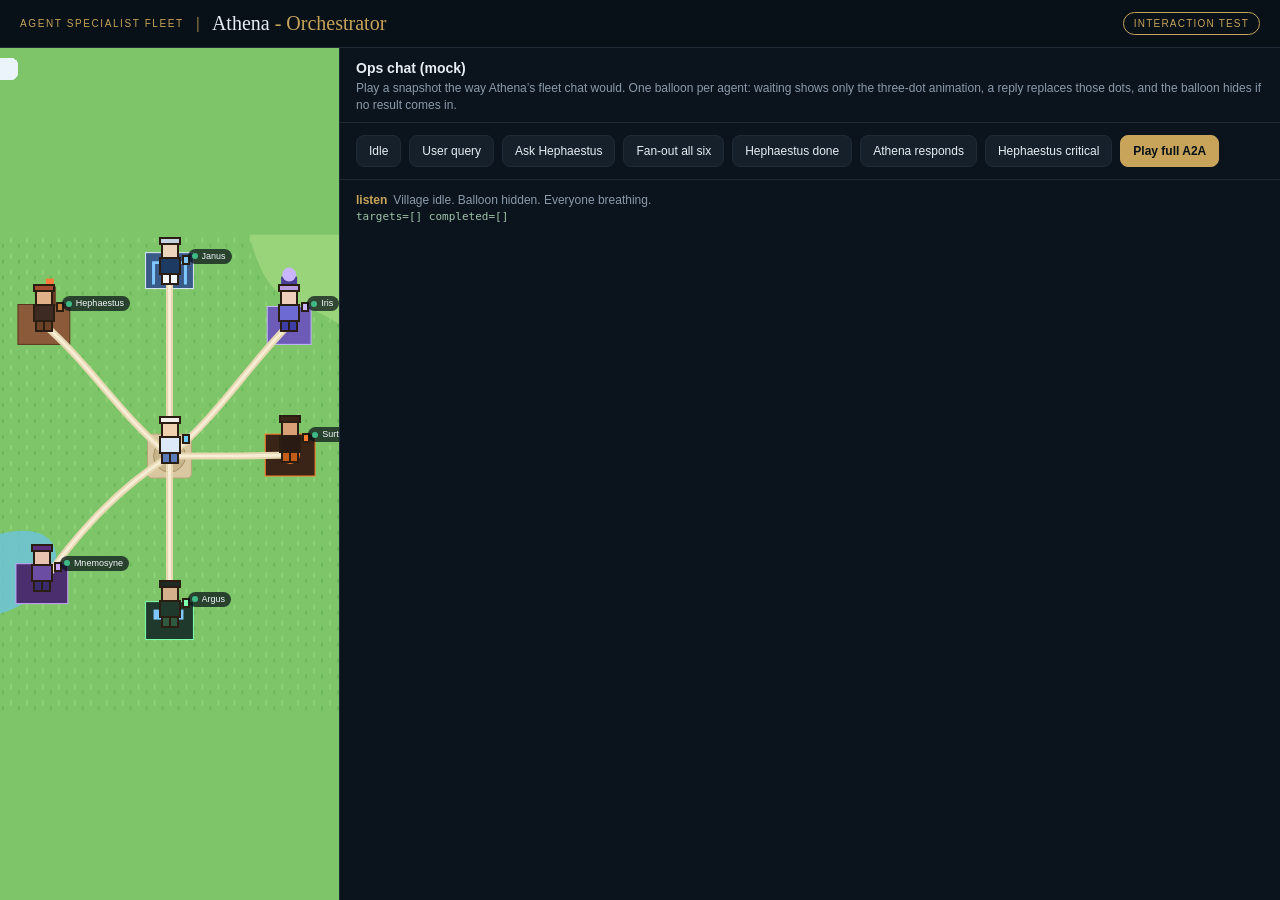
<file: deploy/office-assistant/console/www/ops-map-test.html>
<!DOCTYPE html>
<html lang="en">
<head>
  <meta charset="utf-8" />
  <meta name="viewport" content="width=device-width, initial-scale=1" />
  <title>Ops map interaction test</title>
  <style>
    :root {
      --bg: #081018;
      --panel: #101820;
      --gold: #c7a45a;
      --text: #e6edf3;
      --muted: #8b9aaa;
      --ok: #3dba86;
      --warn: #d4a017;
      --critical: #d4544a;
      --rail: 340px;
      --line: #1e2a36;
    }
    * { box-sizing: border-box; }
    html, body {
      margin: 0;
      height: 100%;
      overflow: hidden;
      background: var(--bg);
      color: var(--text);
      font-family: "Segoe UI", "Helvetica Neue", sans-serif;
    }
    .top {
      display: flex;
      align-items: center;
      gap: 12px;
      height: 48px;
      padding: 0 20px;
      border-bottom: 1px solid var(--line);
    }
    .eyebrow {
      margin: 0;
      letter-spacing: 0.16em;
      text-transform: uppercase;
      color: var(--gold);
      font-size: 10px;
    }
    h1 {
      margin: 0;
      font-family: Palatino, "Palatino Linotype", serif;
      font-weight: 500;
      font-size: 20px;
    }
    h1 span { color: var(--gold); font-weight: 400; }
    .badge {
      margin-left: auto;
      font-size: 10px;
      letter-spacing: 0.12em;
      text-transform: uppercase;
      color: var(--gold);
      border: 1px solid var(--gold);
      border-radius: 999px;
      padding: 5px 10px;
    }
    .layout {
      display: grid;
      grid-template-columns: var(--rail) minmax(0, 1fr);
      height: calc(100vh - 48px);
    }
    .rail {
      position: relative;
      min-height: 0;
      border-right: 1px solid var(--line);
      overflow: hidden;
      background: #7ec56a;
    }
    .village {
      position: absolute;
      inset: 0;
      image-rendering: pixelated;
    }
    .village svg.map {
      width: 100%;
      height: 100%;
      display: block;
    }
    .actors, .pins, .orbs, .balloon-layer {
      position: absolute;
      inset: 0;
      pointer-events: none;
    }
    .actor {
      position: absolute;
      width: 48px;
      height: 56px;
      margin-left: -24px;
      margin-top: -40px;
      transform-origin: 50% 90%;
    }
    .actor .body {
      position: absolute;
      inset: 0;
      display: flex;
      flex-direction: column;
      align-items: center;
    }
    .pixel-head {
      width: 18px;
      height: 16px;
      border: 2px solid #2a1d12;
      position: relative;
      z-index: 2;
    }
    .pixel-hair {
      width: 22px;
      height: 8px;
      margin-bottom: -2px;
      border: 2px solid #2a1d12;
      z-index: 3;
    }
    .pixel-torso {
      width: 22px;
      height: 18px;
      border: 2px solid #2a1d12;
      margin-top: -2px;
    }
    .pixel-legs {
      width: 18px;
      height: 10px;
      border: 2px solid #2a1d12;
      border-top: 0;
      display: flex;
    }
    .pixel-legs span {
      flex: 1;
      border-right: 2px solid #2a1d12;
    }
    .pixel-legs span:last-child { border-right: 0; }
    .pixel-crystal {
      position: absolute;
      right: 4px;
      top: 18px;
      width: 8px;
      height: 10px;
      border: 2px solid #2a1d12;
    }
    .runes, .sparks, .eye {
      position: absolute;
      inset: -8px;
      pointer-events: none;
      opacity: 0;
    }
    .runes::before, .runes::after {
      content: "";
      position: absolute;
      width: 6px;
      height: 6px;
      border: 2px solid #7ec8ff;
      border-radius: 1px;
    }
    .runes::before { top: 0; left: 8px; }
    .runes::after { top: 6px; right: 4px; }
    .actor.think .runes,
    .actor.dispatch .runes,
    .actor.aggregating .runes { opacity: 1; animation: spin 1.2s linear infinite; }
    .actor.work .sparks { opacity: 1; }
    .sparks::before, .sparks::after {
      content: "";
      position: absolute;
      width: 4px;
      height: 4px;
      background: #ffd36a;
      top: 8px;
    }
    .sparks::before { left: 2px; animation: spark 0.45s steps(2) infinite; }
    .sparks::after { right: 4px; animation: spark 0.45s steps(2) infinite 0.2s; }
    .actor.athena .pixel-hair { background: #f3f1ea; }
    .actor.athena .pixel-head { background: #f0d2b0; }
    .actor.athena .pixel-torso { background: #dce9f8; }
    .actor.athena .pixel-legs { background: #5a7cb8; }
    .actor.athena .pixel-crystal { background: #6ecbff; }
    .actor.hephaestus .pixel-hair { background: #a34b2e; }
    .actor.hephaestus .pixel-head { background: #e0b089; }
    .actor.hephaestus .pixel-torso { background: #3d2a22; }
    .actor.hephaestus .pixel-legs { background: #6b4228; }
    .actor.hephaestus .pixel-crystal { background: #c47a3a; }
    .actor.mnemosyne .pixel-hair { background: #5b2d7a; }
    .actor.mnemosyne .pixel-head { background: #e8c4b0; }
    .actor.mnemosyne .pixel-torso { background: #6b4ea3; }
    .actor.mnemosyne .pixel-legs { background: #3a2a6e; }
    .actor.mnemosyne .pixel-crystal { background: #c9a5ff; }
    .actor.surtr .pixel-hair { background: #3a2418; }
    .actor.surtr .pixel-head { background: #d9a078; }
    .actor.surtr .pixel-torso { background: #2a1a14; }
    .actor.surtr .pixel-legs { background: #c45c1a; }
    .actor.surtr .pixel-crystal { background: #ff7a2a; }
    .actor.iris .pixel-hair { background: #b79adf; }
    .actor.iris .pixel-head { background: #f0d0bc; }
    .actor.iris .pixel-torso { background: #6d6ad4; }
    .actor.iris .pixel-legs { background: #3f3ea8; }
    .actor.iris .pixel-crystal { background: #c9b6ff; }
    .actor.argus .pixel-hair { background: #1e2a24; }
    .actor.argus .pixel-head { background: #d4b08c; }
    .actor.argus .pixel-torso { background: #1f3a2c; }
    .actor.argus .pixel-legs { background: #2f5a40; }
    .actor.argus .pixel-crystal { background: #7dffb0; }
    .actor.janus .pixel-hair { background: #c5d4e0; }
    .actor.janus .pixel-head { background: #edd4bc; }
    .actor.janus .pixel-torso { background: #1d3a62; }
    .actor.janus .pixel-legs { background: #f3f6fb; }
    .actor.janus .pixel-crystal { background: #7ec8ff; }

    .actor.idle { animation: breathe 1.7s ease-in-out infinite; }
    .actor.think { animation: sway 1.1s ease-in-out infinite; }
    .actor.dispatch { animation: raise 0.55s ease-out; }
    .actor.work { animation: work 0.55s steps(2) infinite; }
    .actor.receive { animation: notice 0.4s ease-out; }
    .actor.complete { animation: pop 0.45s ease-out; }
    .actor.aggregating { animation: sway 0.9s ease-in-out infinite; }
    .actor.responding { animation: pop 0.6s ease-out; }
    .actor:nth-child(1) { animation-delay: 0s; }
    .actor:nth-child(2) { animation-delay: -0.25s; }
    .actor:nth-child(3) { animation-delay: -0.5s; }
    .actor:nth-child(4) { animation-delay: -0.75s; }
    .actor:nth-child(5) { animation-delay: -1s; }
    .actor:nth-child(6) { animation-delay: -1.2s; }
    .actor:nth-child(7) { animation-delay: -1.45s; }

    @keyframes breathe {
      0%, 100% { transform: translateY(0); }
      50% { transform: translateY(-2px); }
    }
    @keyframes sway {
      0%, 100% { transform: translateY(-1px) rotate(-2deg); }
      50% { transform: translateY(-3px) rotate(2deg); }
    }
    @keyframes raise {
      0% { transform: translateY(0); }
      40% { transform: translateY(-6px); }
      100% { transform: translateY(-2px); }
    }
    @keyframes work {
      0%, 100% { transform: translate(0, 0); }
      50% { transform: translate(1px, -2px); }
    }
    @keyframes notice {
      0% { transform: scale(1); }
      50% { transform: scale(1.08) translateY(-3px); }
      100% { transform: scale(1); }
    }
    @keyframes pop {
      0% { transform: scale(1); }
      40% { transform: scale(1.12); }
      100% { transform: scale(1); }
    }
    @keyframes spark {
      0%, 100% { opacity: 1; transform: translateY(0); }
      50% { opacity: 0; transform: translateY(-6px); }
    }
    @keyframes spin { to { transform: rotate(360deg); } }
    @keyframes pulse-station {
      0%, 100% { filter: none; }
      50% { filter: drop-shadow(0 0 6px #d4544a); }
    }
    .station.critical { animation: pulse-station 1.1s ease-in-out infinite; }

    .pin {
      position: absolute;
      display: flex;
      align-items: center;
      gap: 4px;
      margin-left: 18px;
      margin-top: -28px;
      background: rgba(8, 16, 24, 0.72);
      color: #f4f7fb;
      font-size: 9px;
      line-height: 1;
      padding: 3px 6px 3px 4px;
      border-radius: 999px;
      white-space: nowrap;
      max-width: 92px;
      pointer-events: none;
    }
    .pin span.name {
      overflow: hidden;
      text-overflow: ellipsis;
    }
    .dot {
      width: 6px;
      height: 6px;
      border-radius: 50%;
      background: #5d7183;
      flex-shrink: 0;
    }
    .dot.ok { background: var(--ok); }
    .dot.warn { background: var(--warn); }
    .dot.critical { background: var(--critical); }

    .map .orb-gold { fill: #f3c34a; stroke: #fff4c4; stroke-width: 1; }
    .map .orb-green { fill: #5ee0a0; stroke: #e9fff4; stroke-width: 1; }
    .map .orb-red { fill: #ff6b5a; stroke: #ffd0c8; stroke-width: 1; }

    .balloon {
      position: absolute;
      box-sizing: border-box;
      width: max-content;
      max-width: 132px;
      min-width: 44px;
      transform: translateX(-50%);
      background: #ebf3fb;
      color: #111;
      border-radius: 12px;
      padding: 7px 8px;
      font-size: 11px;
      line-height: 1.3;
      pointer-events: none;
      z-index: 5;
    }
    .balloon-text {
      display: -webkit-box;
      -webkit-box-orient: vertical;
      -webkit-line-clamp: 2;
      line-clamp: 2;
      overflow: hidden;
    }
    .balloon[hidden] { display: none; }
    .balloon::after {
      content: "";
      position: absolute;
      left: 50%;
      bottom: -7px;
      transform: translateX(-50%);
      border: 7px solid transparent;
      border-top-color: #ebf3fb;
      border-bottom-width: 0;
    }
    .balloon.agent {
      box-sizing: border-box;
      width: 36px;
      height: 22px;
      min-width: 36px;
      min-height: 22px;
      max-width: 112px;
      padding: 4px 6px;
      font-size: 10px;
      line-height: 1.25;
      border-radius: 8px;
      z-index: 4;
      display: flex;
      align-items: center;
      justify-content: center;
    }
    .balloon.agent:not(.think) {
      width: max-content;
      height: auto;
      min-height: 22px;
    }
    .balloon.agent::after {
      border-width: 5px;
      bottom: -5px;
    }
    .balloon .dots { display: none; }
    .balloon.think .dots {
      display: inline-block;
      width: 3ch;
      height: 1em;
      overflow: hidden;
      text-align: left;
      font-variant-numeric: tabular-nums;
    }
    .balloon.think .dots::after {
      content: "...";
      display: inline-block;
      width: 3ch;
      animation: ellipsis 1.4s steps(4, end) infinite;
    }
    @keyframes ellipsis {
      0% { content: ""; }
      25% { content: "."; }
      50% { content: ".."; }
      75% { content: "..."; }
    }

    .chat-wrap {
      display: flex;
      flex-direction: column;
      min-width: 0;
      min-height: 0;
      background: #0b141c;
    }
    .chat-head {
      padding: 12px 16px 8px;
      border-bottom: 1px solid var(--line);
    }
    .chat-head h2 {
      margin: 0 0 4px;
      font-size: 14px;
      font-weight: 600;
    }
    .chat-head p {
      margin: 0;
      color: var(--muted);
      font-size: 12px;
      line-height: 1.4;
    }
    .scenarios {
      display: flex;
      flex-wrap: wrap;
      gap: 8px;
      padding: 12px 16px;
      border-bottom: 1px solid var(--line);
    }
    .scenarios button {
      background: #15202a;
      color: var(--text);
      border: 1px solid var(--line);
      border-radius: 8px;
      padding: 8px 12px;
      font-size: 12px;
      cursor: pointer;
    }
    .scenarios button:hover { border-color: var(--gold); color: var(--gold); }
    .scenarios button.primary {
      background: var(--gold);
      color: #081018;
      border-color: var(--gold);
      font-weight: 700;
    }
    .log {
      flex: 1;
      min-height: 0;
      overflow: auto;
      padding: 12px 16px 20px;
      font-size: 12px;
      line-height: 1.45;
      color: var(--muted);
    }
    .log .row { margin: 0 0 8px; }
    .log .kind {
      color: var(--gold);
      font-weight: 600;
      margin-right: 6px;
    }
    .state {
      font-family: ui-monospace, SFMono-Regular, Menlo, monospace;
      font-size: 11px;
      color: #9ec3a8;
      white-space: pre-wrap;
    }

    @media (max-width: 900px) {
      html, body { overflow: auto; }
      .layout { grid-template-columns: 1fr; height: auto; }
      .rail { height: 48vh; max-height: 48vh; border-right: 0; border-bottom: 1px solid var(--line); }
      .chat-wrap { min-height: 60vh; }
    }
    @media (prefers-reduced-motion: reduce) {
      .actor, .runes, .sparks, .orb, .station.critical { animation: none !important; }
    }
  </style>
</head>
<body>
  <header class="top">
    <p class="eyebrow">Agent Specialist Fleet</p>
    <span aria-hidden="true" style="color:var(--gold);opacity:.65">|</span>
    <h1>Athena <span>- Orchestrator</span></h1>
    <span class="badge">Interaction test</span>
  </header>

  <div class="layout">
    <aside class="rail" aria-label="Operations village">
      <div class="village" id="village">
        <svg class="map" id="map" viewBox="0 0 340 480" preserveAspectRatio="xMidYMid meet" aria-hidden="true">
          <defs>
            <pattern id="grass" width="16" height="16" patternUnits="userSpaceOnUse">
              <rect width="16" height="16" fill="#7ec56a" />
              <rect x="2" y="9" width="2" height="4" fill="#6bb85a" />
              <rect x="10" y="3" width="2" height="5" fill="#8ed173" />
            </pattern>
          </defs>
          <rect width="340" height="480" fill="url(#grass)" />
          <path d="M0 300 C 80 280, 70 360, 0 380" fill="#6ec3d8" opacity=".85" />
          <path d="M250 0 C 270 80, 300 60, 340 90 L 340 0 Z" fill="#9ad47a" />
          <rect x="148" y="200" width="44" height="44" rx="4" fill="#d8c7a1" stroke="#b9a57a" />
          <circle cx="170" cy="222" r="16" fill="#c7b48a" stroke="#a89060" />
          <!-- Hephaestus workshop -->
          <rect class="station" data-id="hephaestus" x="18" y="70" width="52" height="40" fill="#8a5a3a" stroke="#5a341c" />
          <rect x="44" y="52" width="12" height="20" fill="#6a3a24" />
          <rect x="46" y="44" width="8" height="10" fill="#ff7a3a" />
          <!-- Janus gate -->
          <rect class="station" data-id="janus" x="146" y="18" width="48" height="36" fill="#3a5a88" stroke="#dce9f8" />
          <path d="M154 50 V 28 H 186 V 50" fill="none" stroke="#7ec8ff" stroke-width="3" />
          <!-- Iris tower -->
          <rect class="station" data-id="iris" x="268" y="72" width="44" height="38" fill="#6d5bb8" stroke="#c9b6ff" />
          <rect x="282" y="42" width="16" height="32" fill="#4a3e96" />
          <circle cx="290" cy="40" r="7" fill="#c9b6ff" />
          <!-- Surtr -->
          <rect class="station" data-id="surtr" x="266" y="200" width="50" height="42" fill="#3a2418" stroke="#ff7a2a" />
          <circle cx="291" cy="220" r="10" fill="#ff7a2a" />
          <!-- Argus -->
          <rect class="station" data-id="argus" x="146" y="368" width="48" height="38" fill="#1f3a2c" stroke="#7dffb0" />
          <rect x="154" y="376" width="12" height="10" fill="#7ec8ff" />
          <rect x="172" y="376" width="12" height="10" fill="#7ec8ff" />
          <!-- Mnemosyne -->
          <rect class="station" data-id="mnemosyne" x="16" y="330" width="52" height="40" fill="#4a2e6e" stroke="#c9a5ff" />
          <circle cx="42" cy="344" r="8" fill="#c9a5ff" />
          <!-- paths -->
          <g fill="none" stroke="#e6d7b3" stroke-width="7" stroke-linecap="round">
            <path id="path-hephaestus" d="M170 222 C 120 180, 90 130, 44 90" />
            <path id="path-janus" d="M170 222 C 170 160, 170 100, 170 42" />
            <path id="path-iris" d="M170 222 C 220 180, 250 130, 290 90" />
            <path id="path-surtr" d="M170 222 C 220 222, 250 222, 291 221" />
            <path id="path-argus" d="M170 222 C 170 280, 170 330, 170 386" />
            <path id="path-mnemosyne" d="M170 222 C 110 260, 70 310, 42 350" />
          </g>
          <g fill="none" stroke="#f7edd4" stroke-width="3" stroke-linecap="round">
            <path d="M170 222 C 120 180, 90 130, 44 90" />
            <path d="M170 222 C 170 160, 170 100, 170 42" />
            <path d="M170 222 C 220 180, 250 130, 290 90" />
            <path d="M170 222 C 220 222, 250 222, 291 221" />
            <path d="M170 222 C 170 280, 170 330, 170 386" />
            <path d="M170 222 C 110 260, 70 310, 42 350" />
          </g>
          <g id="orb-layer"></g>
        </svg>
        <div class="actors" id="actors"></div>
        <div class="pins" id="pins"></div>
        <div class="orbs" id="orbs"></div>
        <div class="balloon-layer">
          <p class="balloon" id="balloon" hidden><span class="balloon-text" id="balloon-text"></span><span class="dots"></span></p>
        </div>
      </div>
    </aside>

    <section class="chat-wrap">
      <div class="chat-head">
        <h2>Ops chat (mock)</h2>
        <p>Play a snapshot the way Athena’s fleet chat would. One balloon per agent: waiting shows only the three-dot animation, a reply replaces those dots, and the balloon hides if no result comes in.</p>
      </div>
      <div class="scenarios">
        <button type="button" data-act="idle">Idle</button>
        <button type="button" data-act="think">User query</button>
        <button type="button" data-act="ask-one">Ask Hephaestus</button>
        <button type="button" data-act="fanout">Fan-out all six</button>
        <button type="button" data-act="one-done">Hephaestus done</button>
        <button type="button" data-act="all-done">Athena responds</button>
        <button type="button" data-act="critical">Hephaestus critical</button>
        <button type="button" class="primary" data-act="play">Play full A2A</button>
      </div>
      <div class="log" id="log"></div>
    </section>
  </div>

  <script>
    const SPECIALISTS = [
      { id: "hephaestus", name: "Hephaestus", x: 44, y: 90, role: "Lab host", reply: "Lab Docker ok." },
      { id: "janus", name: "Janus", x: 170, y: 42, role: "HTTPS edge", reply: "TLS 89 days left." },
      { id: "iris", name: "Iris", x: 290, y: 90, role: "LLM edge", reply: "LiteLLM ready." },
      { id: "surtr", name: "Surtr", x: 291, y: 221, role: "GPU cluster", reply: "MIG map ready." },
      { id: "argus", name: "Argus", x: 170, y: 386, role: "Observability", reply: "Metrics green." },
      { id: "mnemosyne", name: "Mnemosyne", x: 42, y: 350, role: "Vector store", reply: "Milvus healthy." },
    ];
    const ATHENA = { id: "athena", name: "Athena", x: 170, y: 222 };
    const ALL_IDS = SPECIALISTS.map((s) => s.id);

    const village = document.getElementById("village");
    const actorsEl = document.getElementById("actors");
    const pinsEl = document.getElementById("pins");
    const orbsEl = document.getElementById("orbs");
    const balloonLayer = document.querySelector(".balloon-layer");
    const balloon = document.getElementById("balloon");
    const balloonText = document.getElementById("balloon-text");
    const logEl = document.getElementById("log");

    const map = document.getElementById("map");
    const orbLayer = document.getElementById("orb-layer");

    const seenGold = new Set();
    const seenGreen = new Set();
    let redCount = 0;
    let playTimer = 0;
    let snapshot = {
      kind: "listen",
      text: "",
      targets: [],
      completed: [],
      statuses: Object.fromEntries(ALL_IDS.map((id) => [id, "ok"])),
      athenaPose: "idle",
      poses: Object.fromEntries(ALL_IDS.map((id) => [id, "idle"])),
    };

    function mapPoint(x, y) {
      const pt = map.createSVGPoint();
      pt.x = x;
      pt.y = y;
      const loc = pt.matrixTransform(map.getScreenCTM());
      const box = village.getBoundingClientRect();
      return { left: `${loc.x - box.left}px`, top: `${loc.y - box.top}px` };
    }

    function place(el, x, y) {
      const pos = mapPoint(x, y);
      el.style.left = pos.left;
      el.style.top = pos.top;
    }

    function balloonEl(id) {
      return document.getElementById(id === "athena" ? "balloon" : `balloon-${id}`);
    }

    function placeAgentBalloon(id) {
      const el = balloonEl(id);
      if (!el || el.hidden) {
        return;
      }
      const actor = document.getElementById(`actor-${id}`);
      const villageBox = village.getBoundingClientRect();
      const box = actor.getBoundingClientRect();
      const gap = id === "athena" ? 32 : 16;
      let top = box.top - villageBox.top - el.offsetHeight - gap;
      if (top < 4) {
        top = 4;
      }
      el.style.left = `${box.left + box.width / 2 - villageBox.left}px`;
      el.style.top = `${top}px`;
    }

    function placeBalloon() {
      placeAgentBalloon("athena");
      SPECIALISTS.forEach((agent) => placeAgentBalloon(agent.id));
    }

    function layout() {
      place(document.getElementById("actor-athena"), ATHENA.x, ATHENA.y);
      SPECIALISTS.forEach((agent) => {
        place(document.getElementById(`actor-${agent.id}`), agent.x, agent.y);
        place(document.getElementById(`pin-${agent.id}`), agent.x, agent.y);
      });
      placeBalloon();
    }

    function figure(agent, extraClass) {
      const el = document.createElement("div");
      el.className = `actor ${agent.id} ${extraClass || "idle"}`;
      el.id = `actor-${agent.id}`;
      el.innerHTML = `
        <div class="body">
          <div class="pixel-hair"></div>
          <div class="pixel-head"></div>
          <div class="pixel-torso"></div>
          <div class="pixel-legs"><span></span><span></span></div>
          <div class="pixel-crystal"></div>
        </div>
        <div class="runes"></div>
        <div class="sparks"></div>
      `;
      return el;
    }

    function mount() {
      actorsEl.appendChild(figure(ATHENA, "idle"));
      SPECIALISTS.forEach((agent) => {
        actorsEl.appendChild(figure(agent, "idle"));
        const pin = document.createElement("div");
        pin.className = "pin";
        pin.id = `pin-${agent.id}`;
        pin.innerHTML = `<span class="dot ok"></span><span class="name">${agent.name}</span>`;
        pinsEl.appendChild(pin);
        const reply = document.createElement("p");
        reply.className = "balloon agent";
        reply.id = `balloon-${agent.id}`;
        reply.hidden = true;
        reply.innerHTML = `<span class="balloon-text"></span><span class="dots"></span>`;
        balloonLayer.appendChild(reply);
      });
      layout();
      window.addEventListener("resize", layout);
      requestAnimationFrame(layout);
    }

    function setPose(id, pose) {
      const el = document.getElementById(`actor-${id}`);
      const keep = id === "athena" ? "actor athena" : `actor ${id}`;
      el.className = `${keep} ${pose}`;
    }

    function setAgentBalloon(id, text, kind) {
      const el = balloonEl(id);
      const label = el.querySelector(".balloon-text");
      const waiting = kind === "think" && !text;
      if (!text && !waiting) {
        el.hidden = true;
        return;
      }
      el.hidden = false;
      const base = id === "athena" ? "balloon" : "balloon agent";
      el.className = waiting ? `${base} think` : base;
      label.textContent = text || "";
      placeAgentBalloon(id);
    }

    function setBalloon(text, kind) {
      setAgentBalloon("athena", text, kind === "think" && !text ? "think" : kind);
    }

    function syncSpecialistBalloons(next) {
      const working = new Set(next.targets);
      const done = new Set(next.completed);
      SPECIALISTS.forEach((agent) => {
        if (done.has(agent.id)) {
          setAgentBalloon(agent.id, agent.reply, "talk");
        } else if (working.has(agent.id)) {
          setAgentBalloon(agent.id, "", "think");
        } else {
          setAgentBalloon(agent.id, "", "");
        }
      });
    }

    function spawnOrb(kind, agentId, dir) {
      const ns = "http://www.w3.org/2000/svg";
      const circle = document.createElementNS(ns, "circle");
      circle.setAttribute("r", "5");
      circle.setAttribute("class", `orb-${kind}`);
      const motion = document.createElementNS(ns, "animateMotion");
      motion.setAttribute("dur", "0.85s");
      motion.setAttribute("fill", "freeze");
      motion.setAttribute("rotate", "0");
      if (dir === "in") {
        motion.setAttribute("keyPoints", "1;0");
        motion.setAttribute("keyTimes", "0;1");
        motion.setAttribute("calcMode", "linear");
      }
      const mpath = document.createElementNS(ns, "mpath");
      mpath.setAttribute("href", `#path-${agentId}`);
      motion.appendChild(mpath);
      circle.appendChild(motion);
      orbLayer.appendChild(circle);
      if (motion.beginElement) motion.beginElement();
      window.setTimeout(() => circle.remove(), 900);
    }

    function applySnapshot(next, note) {
      const prevTargets = new Set(snapshot.targets);
      const prevCompleted = new Set(snapshot.completed);
      snapshot = next;
      setPose("athena", next.athenaPose);
      SPECIALISTS.forEach((agent) => {
        setPose(agent.id, next.poses[agent.id]);
        const pin = document.getElementById(`pin-${agent.id}`);
        pin.querySelector(".dot").className = `dot ${next.statuses[agent.id]}`;
        const station = document.querySelector(`.station[data-id="${agent.id}"]`);
        station.classList.toggle("critical", next.statuses[agent.id] === "critical");
      });
      if (next.kind === "listen") setBalloon("", "");
      else setBalloon(next.text, next.kind === "think" ? "think" : "talk");
      syncSpecialistBalloons(next);

      next.targets.forEach((id) => {
        if (!seenGold.has(id)) {
          seenGold.add(id);
          spawnOrb("gold", id, "out");
        }
      });
      next.completed.forEach((id) => {
        if (!seenGreen.has(id)) {
          seenGreen.add(id);
          spawnOrb("green", id, "in");
        }
      });
      if (next.statuses.hephaestus === "critical" && redCount < 2 && !next.targets.length) {
        redCount += 1;
        spawnOrb("red", "hephaestus", "out");
      }
      if (next.kind === "listen") {
        seenGold.clear();
        seenGreen.clear();
      }
      logRow(note, next, prevTargets, prevCompleted);
    }

    function logRow(note, next) {
      const row = document.createElement("div");
      row.className = "row";
      row.innerHTML = `<span class="kind">${next.kind}</span>${note || ""}
        <div class="state">targets=${JSON.stringify(next.targets)} completed=${JSON.stringify(next.completed)}</div>`;
      logEl.prepend(row);
    }

    function base(over) {
      return {
        kind: "listen",
        text: "",
        targets: [],
        completed: [],
        statuses: { ...snapshot.statuses, ...(over.statuses || {}) },
        athenaPose: "idle",
        poses: Object.fromEntries(ALL_IDS.map((id) => [id, "idle"])),
        ...over,
      };
    }

    const scenes = {
      idle() {
        redCount = 0;
        seenGold.clear();
        seenGreen.clear();
        applySnapshot(base({
          kind: "listen",
          statuses: Object.fromEntries(ALL_IDS.map((id) => [id, "ok"])),
        }), "Village idle. Balloon hidden. Everyone breathing.");
      },
      think() {
        applySnapshot(base({
          kind: "think",
          text: "Give me a moment",
          athenaPose: "think",
        }), "User sent a message. Athena thinking.");
      },
      "ask-one"() {
        applySnapshot(base({
          kind: "ask",
          text: "Asking Hephaestus.",
          targets: ["hephaestus"],
          athenaPose: "dispatch",
          poses: { hephaestus: "work", janus: "idle", iris: "idle", surtr: "idle", argus: "idle", mnemosyne: "idle" },
        }), "Single a2a_call. One gold orb. Only Hephaestus works.");
        window.setTimeout(() => {
          if (snapshot.targets.includes("hephaestus")) setPose("athena", "think");
        }, 700);
      },
      fanout() {
        const poses = Object.fromEntries(ALL_IDS.map((id) => [id, "work"]));
        applySnapshot(base({
          kind: "ask",
          text: "I'm asking everyone.",
          targets: [...ALL_IDS],
          athenaPose: "dispatch",
          poses,
        }), "Fan-out. Six gold orbs at once. All specialists work in parallel.");
        window.setTimeout(() => {
          if (snapshot.kind === "ask") setPose("athena", "think");
        }, 700);
      },
      "one-done"() {
        const poses = { ...snapshot.poses, hephaestus: "complete" };
        const completed = Array.from(new Set([...snapshot.completed, "hephaestus"]));
        const targets = snapshot.targets.filter((id) => id !== "hephaestus");
        applySnapshot(base({
          kind: "ask",
          text: snapshot.targets.length > 1 ? "I'm asking everyone." : "Asking Hephaestus.",
          targets,
          completed,
          athenaPose: "aggregating",
          poses,
        }), "Hephaestus tool result. Green orb returns. Others keep working.");
        window.setTimeout(() => setPose("hephaestus", "idle"), 500);
      },
      "all-done"() {
        const called = seenGold.size ? Array.from(seenGold) : [...ALL_IDS];
        applySnapshot(base({
          kind: "talk",
          text: "Done.",
          targets: [],
          completed: called,
          athenaPose: "responding",
          poses: Object.fromEntries(ALL_IDS.map((id) => [id, called.includes(id) ? "complete" : "idle"])),
        }), "Athena synthesizes. Remaining green orbs return.");
        window.setTimeout(() => scenes.idle(), 2400);
      },
      critical() {
        applySnapshot(base({
          kind: "listen",
          statuses: { ...snapshot.statuses, hephaestus: "critical" },
        }), "Pin critical. Red orb at most twice.");
      },
      play() {
        window.clearTimeout(playTimer);
        const steps = [
          () => scenes.idle(),
          () => scenes.think(),
          () => scenes.fanout(),
          () => scenes["one-done"](),
          () => scenes["all-done"](),
        ];
        let i = 0;
        const tick = () => {
          steps[i]();
          i += 1;
          if (i < steps.length) playTimer = window.setTimeout(tick, i === 2 ? 1600 : 1200);
        };
        tick();
      },
    };

    mount();
    scenes.idle();
    document.querySelectorAll("[data-act]").forEach((button) => {
      button.addEventListener("click", () => scenes[button.getAttribute("data-act")]());
    });
  </script>
</body>
</html>
</file>
